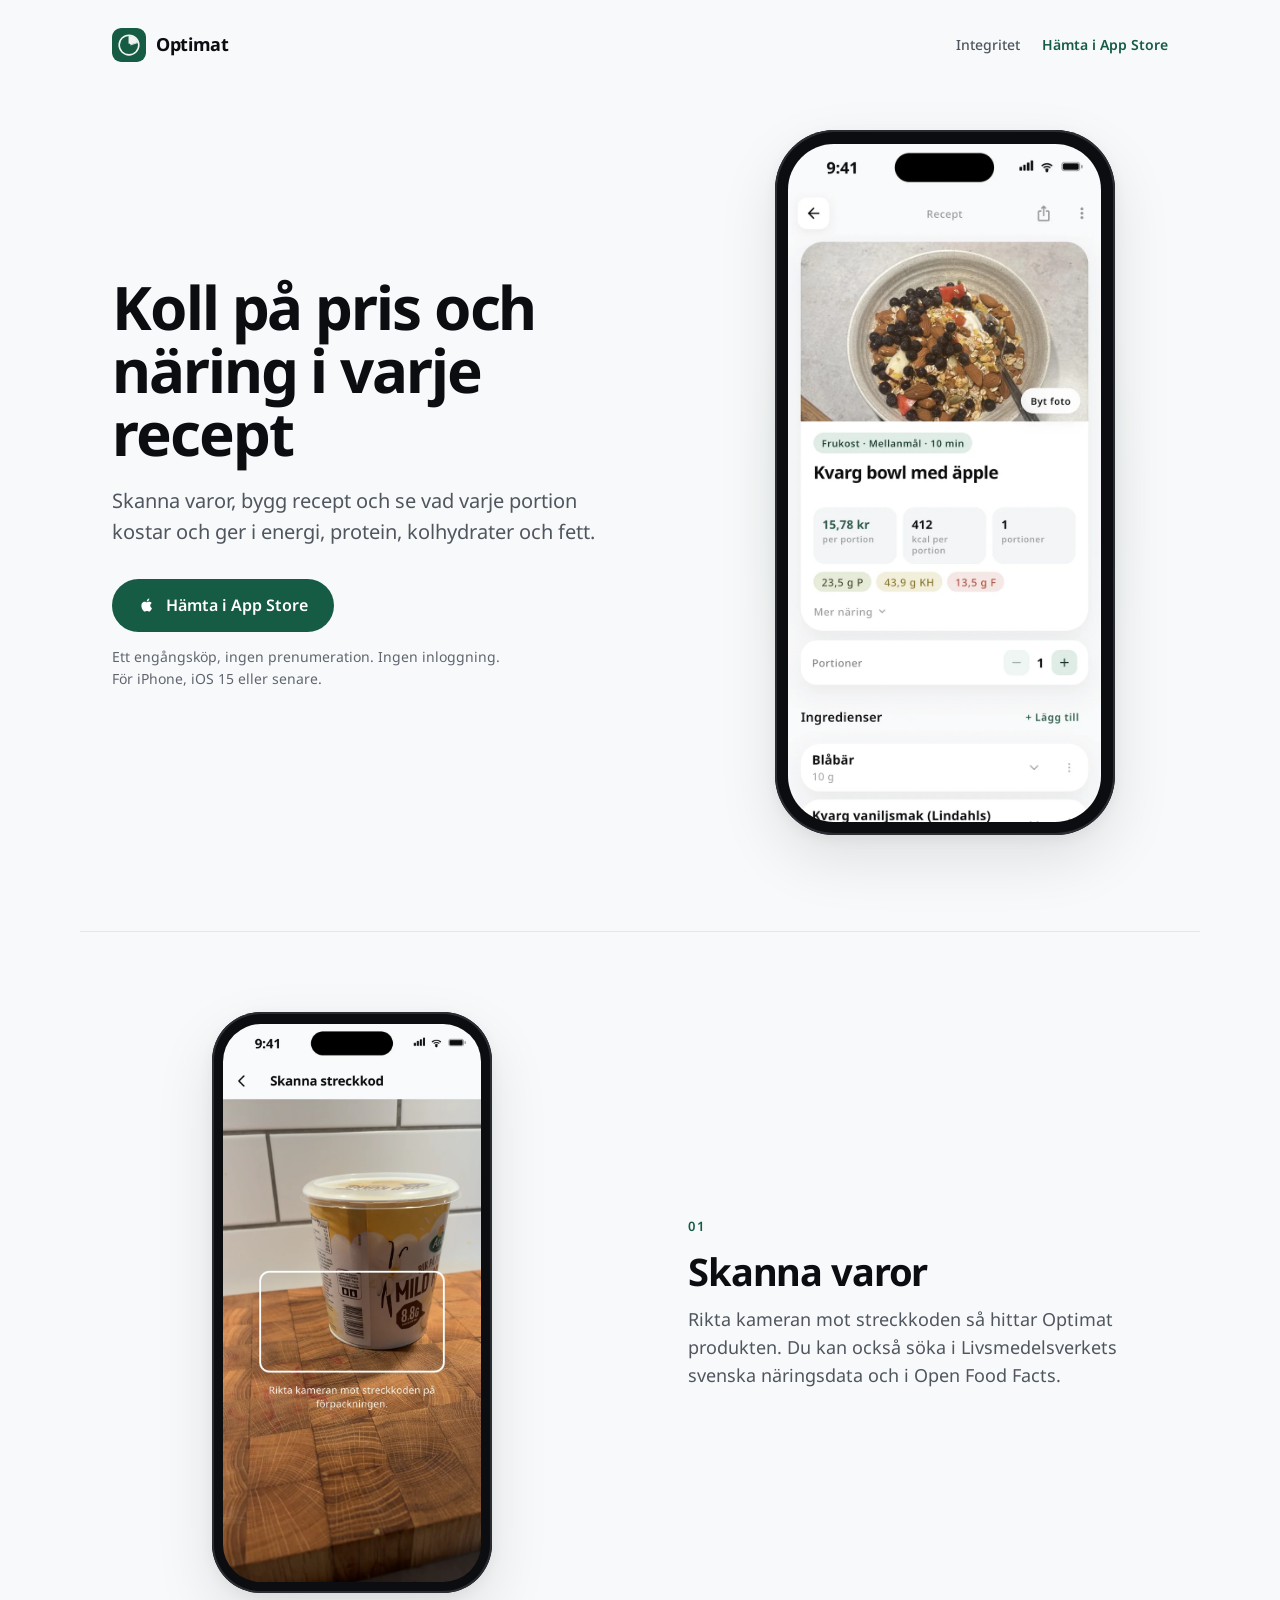
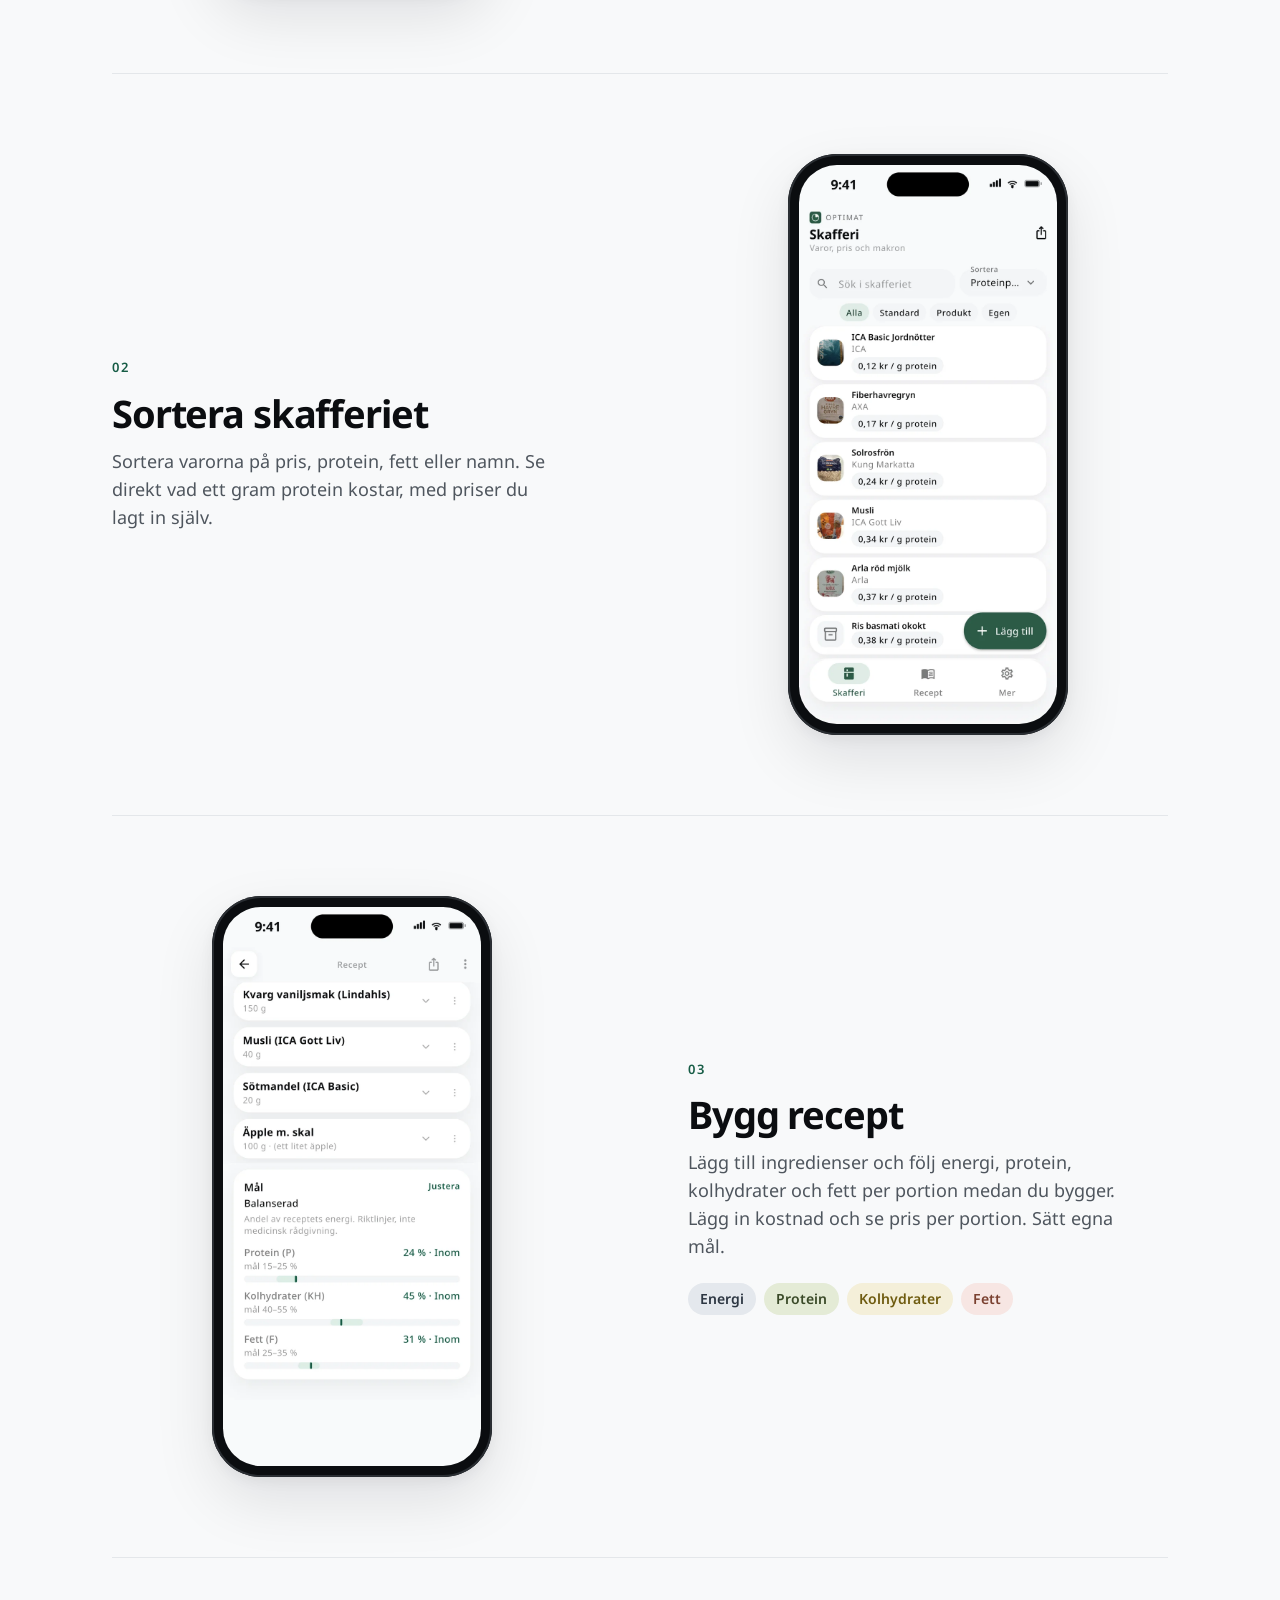
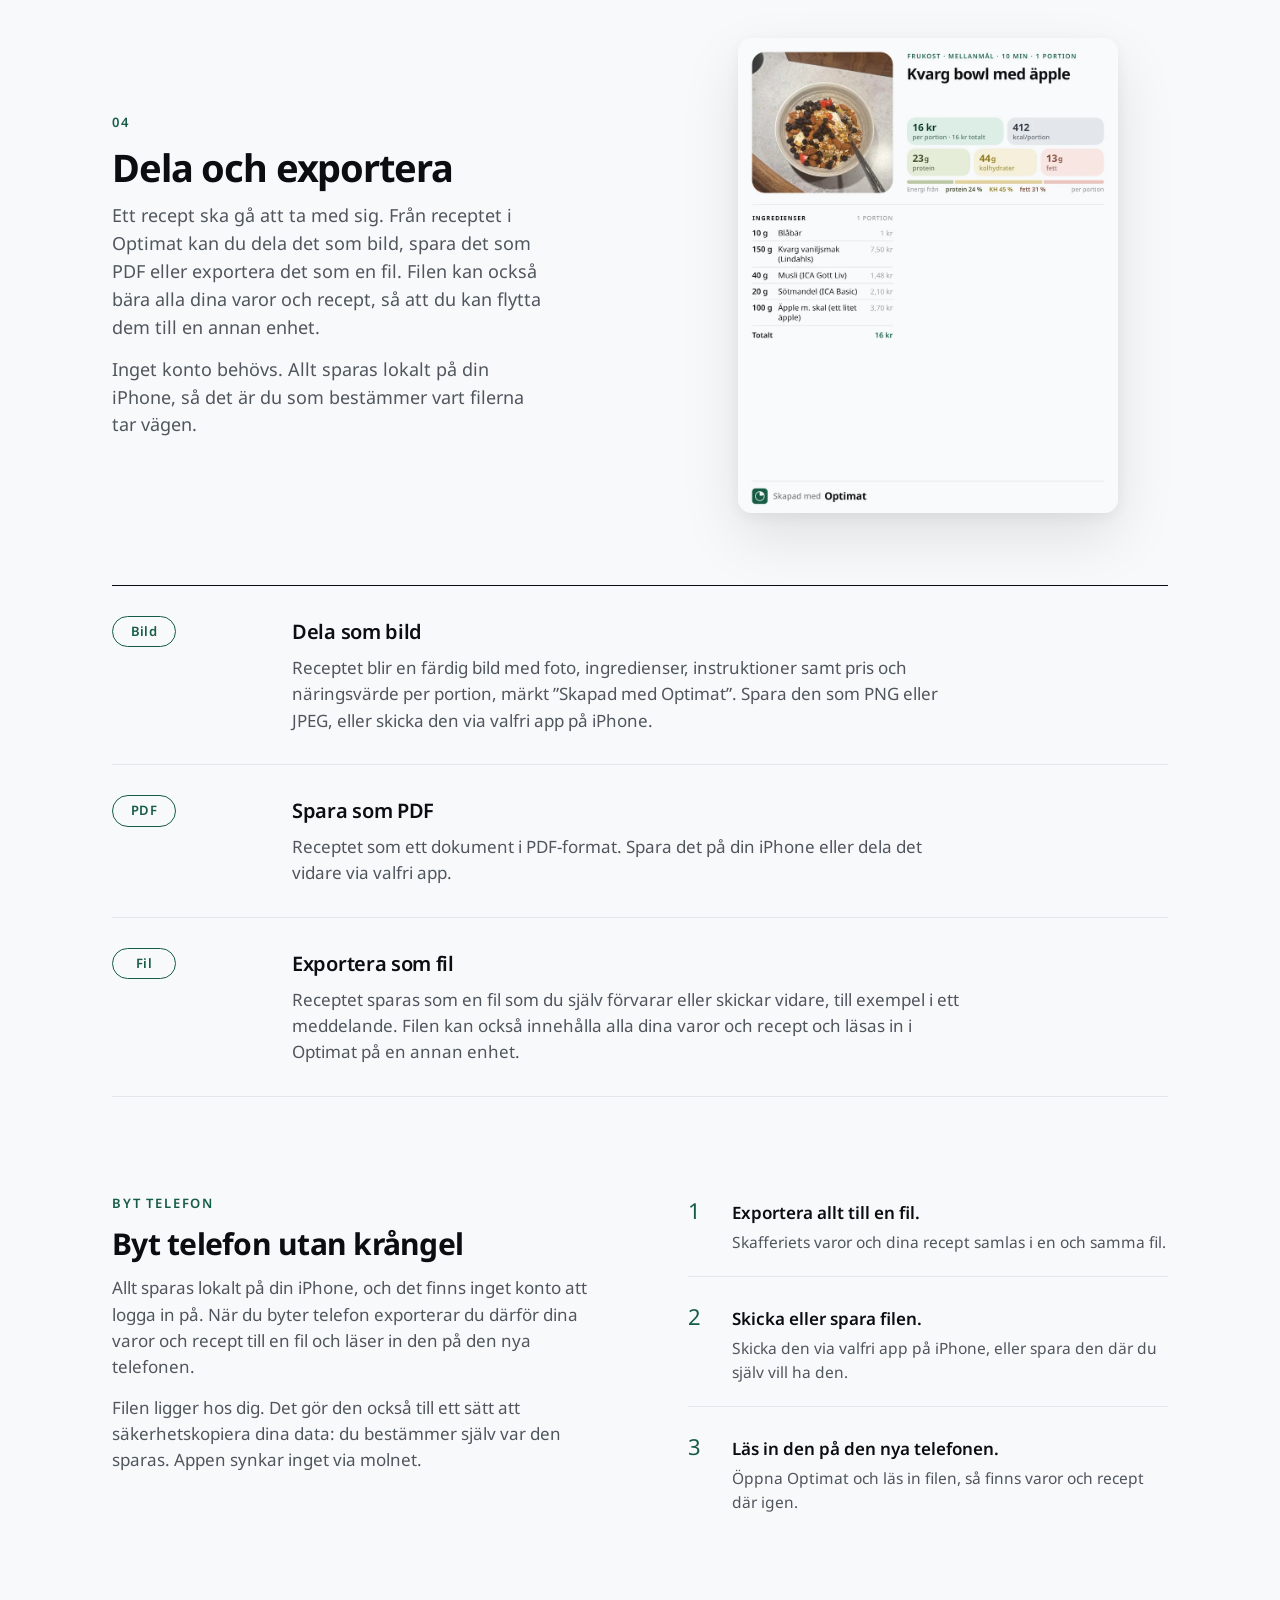
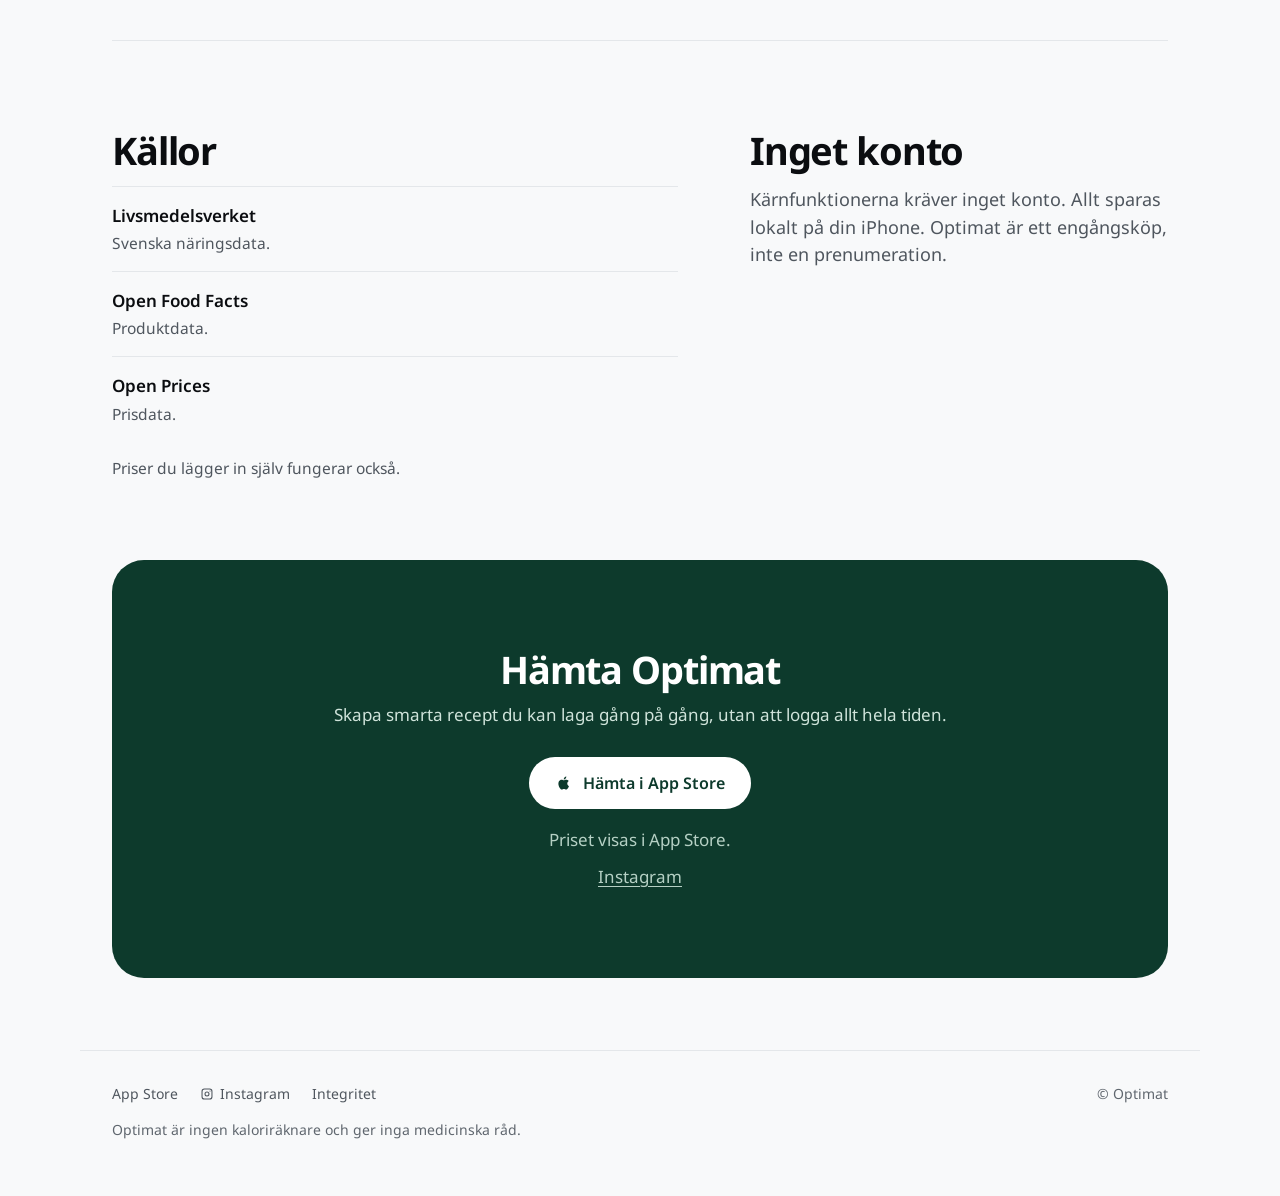
<file: index.html>
<!DOCTYPE html>
<html lang="sv">
<head>
  <meta charset="utf-8" />
  <meta name="viewport" content="width=device-width, initial-scale=1" />
  <title>Optimat — Koll på pris och näring i varje recept</title>
  <meta name="description" content="Optimat är en iPhone-app för recept, pris och näring. Dela som bild, PDF eller fil. Engångsköp, inget konto. Allt sparas på din iPhone." />
  <meta name="theme-color" content="#F8F9FA" />
  <link rel="icon" href="assets/mark.svg" type="image/svg+xml" />
  <link rel="apple-touch-icon" href="assets/apple-touch-icon.png" />
  <link rel="preload" href="assets/fonts/noto-sans-latin.woff2" as="font" type="font/woff2" crossorigin />
  <link rel="stylesheet" href="fonts.css" />
  <link rel="stylesheet" href="styles.css" />
  <link rel="canonical" href="https://oscaraandersson.github.io/optimat-app/" />
  <meta property="og:type" content="website" />
  <meta property="og:locale" content="sv_SE" />
  <meta property="og:site_name" content="Optimat" />
  <meta property="og:title" content="Optimat — Koll på pris och näring i varje recept" />
  <meta property="og:description" content="Recept, pris och näring. Dela som bild, PDF eller fil. Engångsköp, inget konto. Allt sparas på din iPhone." />
  <meta property="og:url" content="https://oscaraandersson.github.io/optimat-app/" />
  <meta property="og:image" content="https://oscaraandersson.github.io/optimat-app/assets/og.png" />
  <meta property="og:image:width" content="1200" />
  <meta property="og:image:height" content="630" />
  <meta property="og:image:alt" content="Optimats märke och texten Optimat – Koll på pris och näring i varje recept" />
  <meta name="twitter:card" content="summary_large_image" />
  <meta name="twitter:title" content="Optimat — Koll på pris och näring i varje recept" />
  <meta name="twitter:description" content="Recept, pris och näring. Dela som bild, PDF eller fil. Engångsköp, inget konto. Allt sparas på din iPhone." />
  <meta name="twitter:image" content="https://oscaraandersson.github.io/optimat-app/assets/og.png" />
  <script type="application/ld+json">{"@context":"https://schema.org","@type":"MobileApplication","name":"Optimat","operatingSystem":"iOS 15 eller senare","applicationCategory":"HealthApplication","url":"https://apps.apple.com/se/app/optimat/id6814617783","description":"Koll på pris och näring i varje recept. Dela som bild, PDF eller fil. Engångsköp, inget konto, data på telefonen."}</script>
</head><body>
  <a class="skip" href="#main">Hoppa till innehållet</a>
  <header class="site-header">
    <a class="brand" href="index.html"><img src="assets/mark.svg" width="34" height="34" alt="" />Optimat</a>
    <nav class="nav" aria-label="Huvudmeny">
      <a href="privacy.html">Integritet</a>
      <a class="nav-store" href="https://apps.apple.com/se/app/optimat/id6814617783">Hämta i App Store</a>
    </nav>
  </header>

  <main id="main">
    <section class="wrap hero" aria-labelledby="h">
      <div class="hero-text">
        <h1 id="h">Koll på pris och näring i varje recept</h1>
        <p class="lede">Skanna varor, bygg recept och se vad varje portion kostar och ger i energi, protein, kolhydrater och fett.</p>
        <div class="hero-cta">
          <a class="btn " href="https://apps.apple.com/se/app/optimat/id6814617783"><svg viewBox="0 0 24 24" aria-hidden="true"><path d="M16.37 12.6c-.02-2.2 1.8-3.26 1.88-3.31-1.03-1.5-2.62-1.7-3.19-1.73-1.35-.14-2.65.8-3.34.8-.69 0-1.75-.78-2.88-.76-1.48.02-2.85.86-3.61 2.19-1.54 2.67-.4 6.63 1.1 8.8.73 1.06 1.6 2.25 2.75 2.2 1.1-.04 1.52-.71 2.85-.71 1.33 0 1.7.71 2.87.69 1.19-.02 1.94-1.08 2.66-2.15.84-1.23 1.19-2.42 1.2-2.48-.03-.01-2.3-.88-2.33-3.54zM14.2 6.1c.6-.74 1.01-1.76.9-2.78-.87.04-1.93.58-2.55 1.31-.56.65-1.05 1.69-.92 2.69.97.07 1.97-.49 2.57-1.22z"/></svg>Hämta i App Store</a>
          <p class="small">Ett engångsköp, ingen prenumeration. Ingen inloggning.<br>För iPhone, iOS 15 eller senare.</p>
        </div>
      </div>
      <div class="hero-phone"><div class="phone lg"><picture><source srcset="assets/recipe.webp" type="image/webp"><img  src="assets/recipe.jpg" width="720" height="1561" alt="Optimat på en iPhone: ett recept, kvarg bowl med äpple, med pris per portion, kcal och näringsvärde." fetchpriority="high"></picture></div></div>
    </section>

    <div class="wrap rows">
      <section class="row flip" aria-labelledby="f1">
        <div class="text"><p class="num">01</p><h2 id="f1">Skanna varor</h2>
        <p class="body">Rikta kameran mot streckkoden så hittar Optimat produkten. Du kan också söka i Livsmedelsverkets svenska näringsdata och i Open Food Facts.</p></div>
        <div class="media"><div class="phone"><picture><source srcset="assets/scan.webp" type="image/webp"><img  src="assets/scan.jpg" width="720" height="1561" alt="Skärmen Skanna streckkod i Optimat, med kameran riktad mot en yoghurtburk." loading="lazy" decoding="async"></picture></div></div>
      </section>
      <section class="row" aria-labelledby="f2">
        <div class="text"><p class="num">02</p><h2 id="f2">Sortera skafferiet</h2>
        <p class="body">Sortera varorna på pris, protein, fett eller namn. Se direkt vad ett gram protein kostar, med priser du lagt in själv.</p></div>
        <div class="media"><div class="phone"><picture><source srcset="assets/pantry.webp" type="image/webp"><img  src="assets/pantry.jpg" width="720" height="1561" alt="Skafferiet i Optimat sorterat på protein, med pris per gram protein för varje vara." loading="lazy" decoding="async"></picture></div></div>
      </section>
      <section class="row flip" aria-labelledby="f3">
        <div class="text"><p class="num">03</p><h2 id="f3">Bygg recept</h2>
        <p class="body">Lägg till ingredienser och följ energi, protein, kolhydrater och fett per portion medan du bygger. Lägg in kostnad och se pris per portion. Sätt egna mål.</p>
        <ul class="chips" aria-label="Näringsvärden per portion"><li class="c-e">Energi</li><li class="c-p">Protein</li><li class="c-k">Kolhydrater</li><li class="c-f">Fett</li></ul></div>
        <div class="media"><div class="phone"><picture><source srcset="assets/goal.webp" type="image/webp"><img  src="assets/goal.jpg" width="720" height="1561" alt="Ett recept i Optimat med ingredienslista och egna mål för protein, kolhydrater och fett." loading="lazy" decoding="async"></picture></div></div>
      </section>
      <section class="row export-top" aria-labelledby="f4">
        <div class="text"><p class="num">04</p><h2 id="f4">Dela och exportera</h2>
        <p class="body">Ett recept ska gå att ta med sig. Från receptet i Optimat kan du dela det som bild, spara det som PDF eller exportera det som en fil. Filen kan också bära alla dina varor och recept, så att du kan flytta dem till en annan enhet.</p>
        <p class="body">Inget konto behövs. Allt sparas lokalt på din iPhone, så det är du som bestämmer vart filerna tar vägen.</p></div>
        <div class="media"><picture><source srcset="assets/share.webp" type="image/webp"><img class="share-img" src="assets/share.jpg" width="900" height="1125" alt="Delat recept från Optimat: Kvarg bowl med äpple, frukost och mellanmål, 10 minuter, 1 portion. Foto av skålen, 16 kr per portion, 412 kcal, 23 g protein, 44 g kolhydrater och 13 g fett, med ingredienslista och 'Skapad med Optimat' i foten." loading="lazy" decoding="async"></picture></div>
      </section>
      <section class="bformats" aria-label="Tre sätt att exportera">
        <ul class="bfmt-list">
          <li><span class="pill">Bild</span><div><h3>Dela som bild</h3><p>Receptet blir en färdig bild med foto, ingredienser, instruktioner samt pris och näringsvärde per portion, märkt ”Skapad med Optimat”. Spara den som PNG eller JPEG, eller skicka den via valfri app på iPhone.</p></div></li>
          <li><span class="pill">PDF</span><div><h3>Spara som PDF</h3><p>Receptet som ett dokument i PDF-format. Spara det på din iPhone eller dela det vidare via valfri app.</p></div></li>
          <li><span class="pill">Fil</span><div><h3>Exportera som fil</h3><p>Receptet sparas som en fil som du själv förvarar eller skickar vidare, till exempel i ett meddelande. Filen kan också innehålla alla dina varor och recept och läsas in i Optimat på en annan enhet.</p></div></li>
        </ul>
      </section>
      <section class="bswitch" aria-labelledby="f5">
        <div class="switch-text"><p class="num">Byt telefon</p><h3 id="f5" class="h3-big">Byt telefon utan krångel</h3>
        <p class="body">Allt sparas lokalt på din iPhone, och det finns inget konto att logga in på. När du byter telefon exporterar du därför dina varor och recept till en fil och läser in den på den nya telefonen.</p>
        <p class="body">Filen ligger hos dig. Det gör den också till ett sätt att säkerhetskopiera dina data: du bestämmer själv var den sparas. Appen synkar inget via molnet.</p></div>
        <ol class="vsteps">
          <li><span class="step-n">1</span><div><h4>Exportera allt till en fil.</h4><p>Skafferiets varor och dina recept samlas i en och samma fil.</p></div></li>
          <li><span class="step-n">2</span><div><h4>Skicka eller spara filen.</h4><p>Skicka den via valfri app på iPhone, eller spara den där du själv vill ha den.</p></div></li>
          <li><span class="step-n">3</span><div><h4>Läs in den på den nya telefonen.</h4><p>Öppna Optimat och läs in filen, så finns varor och recept där igen.</p></div></li>
        </ol>
      </section>
    </div>

    <section class="wrap strip" aria-labelledby="kallor">
      <div class="quiet">
        <div>
          <h2 id="kallor">Källor</h2>
          <ul class="sources">
            <li><a href="https://www.livsmedelsverket.se">Livsmedelsverket</a><p>Svenska näringsdata.</p></li>
            <li><a href="https://world.openfoodfacts.org">Open Food Facts</a><p>Produktdata.</p></li>
            <li><a href="https://prices.openfoodfacts.org">Open Prices</a><p>Prisdata.</p></li>
          </ul>
          <p class="note">Priser du lägger in själv fungerar också.</p>
        </div>
        <div>
          <h2 id="konto">Inget konto</h2>
          <p class="body">Kärnfunktionerna kräver inget konto. Allt sparas lokalt på din iPhone. Optimat är ett engångsköp, inte en prenumeration.</p>
        </div>
      </div>
    </section>

    <div class="wrap">
      <section class="final" aria-labelledby="cta">
        <h2 id="cta">Hämta Optimat</h2>
        <p>Skapa smarta recept du kan laga gång på gång, utan att logga allt hela tiden.</p>
        <a class="btn on-dark" href="https://apps.apple.com/se/app/optimat/id6814617783"><svg viewBox="0 0 24 24" aria-hidden="true"><path d="M16.37 12.6c-.02-2.2 1.8-3.26 1.88-3.31-1.03-1.5-2.62-1.7-3.19-1.73-1.35-.14-2.65.8-3.34.8-.69 0-1.75-.78-2.88-.76-1.48.02-2.85.86-3.61 2.19-1.54 2.67-.4 6.63 1.1 8.8.73 1.06 1.6 2.25 2.75 2.2 1.1-.04 1.52-.71 2.85-.71 1.33 0 1.7.71 2.87.69 1.19-.02 1.94-1.08 2.66-2.15.84-1.23 1.19-2.42 1.2-2.48-.03-.01-2.3-.88-2.33-3.54zM14.2 6.1c.6-.74 1.01-1.76.9-2.78-.87.04-1.93.58-2.55 1.31-.56.65-1.05 1.69-.92 2.69.97.07 1.97-.49 2.57-1.22z"/></svg>Hämta i App Store</a>
        <p class="small">Priset visas i App Store.</p>
        <p class="small"><a href="https://www.instagram.com/optimat.app" rel="noopener">Instagram</a></p>
      </section>
    </div>
  </main>
  <footer class="site-footer">
    <nav aria-label="Sidfot">
      <a href="https://apps.apple.com/se/app/optimat/id6814617783">App Store</a>
      <a class="ig-link" href="https://www.instagram.com/optimat.app" rel="noopener"><svg class="ig" viewBox="0 0 24 24" width="14" height="14" aria-hidden="true" focusable="false"><rect x="3.5" y="3.5" width="17" height="17" rx="4" fill="none" stroke="currentColor" stroke-width="1.8"/><circle cx="12" cy="12" r="3.4" fill="none" stroke="currentColor" stroke-width="1.8"/><circle cx="17.2" cy="6.8" r="1" fill="currentColor"/></svg>Instagram</a>
      <a href="privacy.html">Integritet</a>
    </nav>
    <span>© Optimat</span>
    <p>Optimat är ingen kaloriräknare och ger inga medicinska råd.</p>
  </footer>
</body>
</html>
</file>
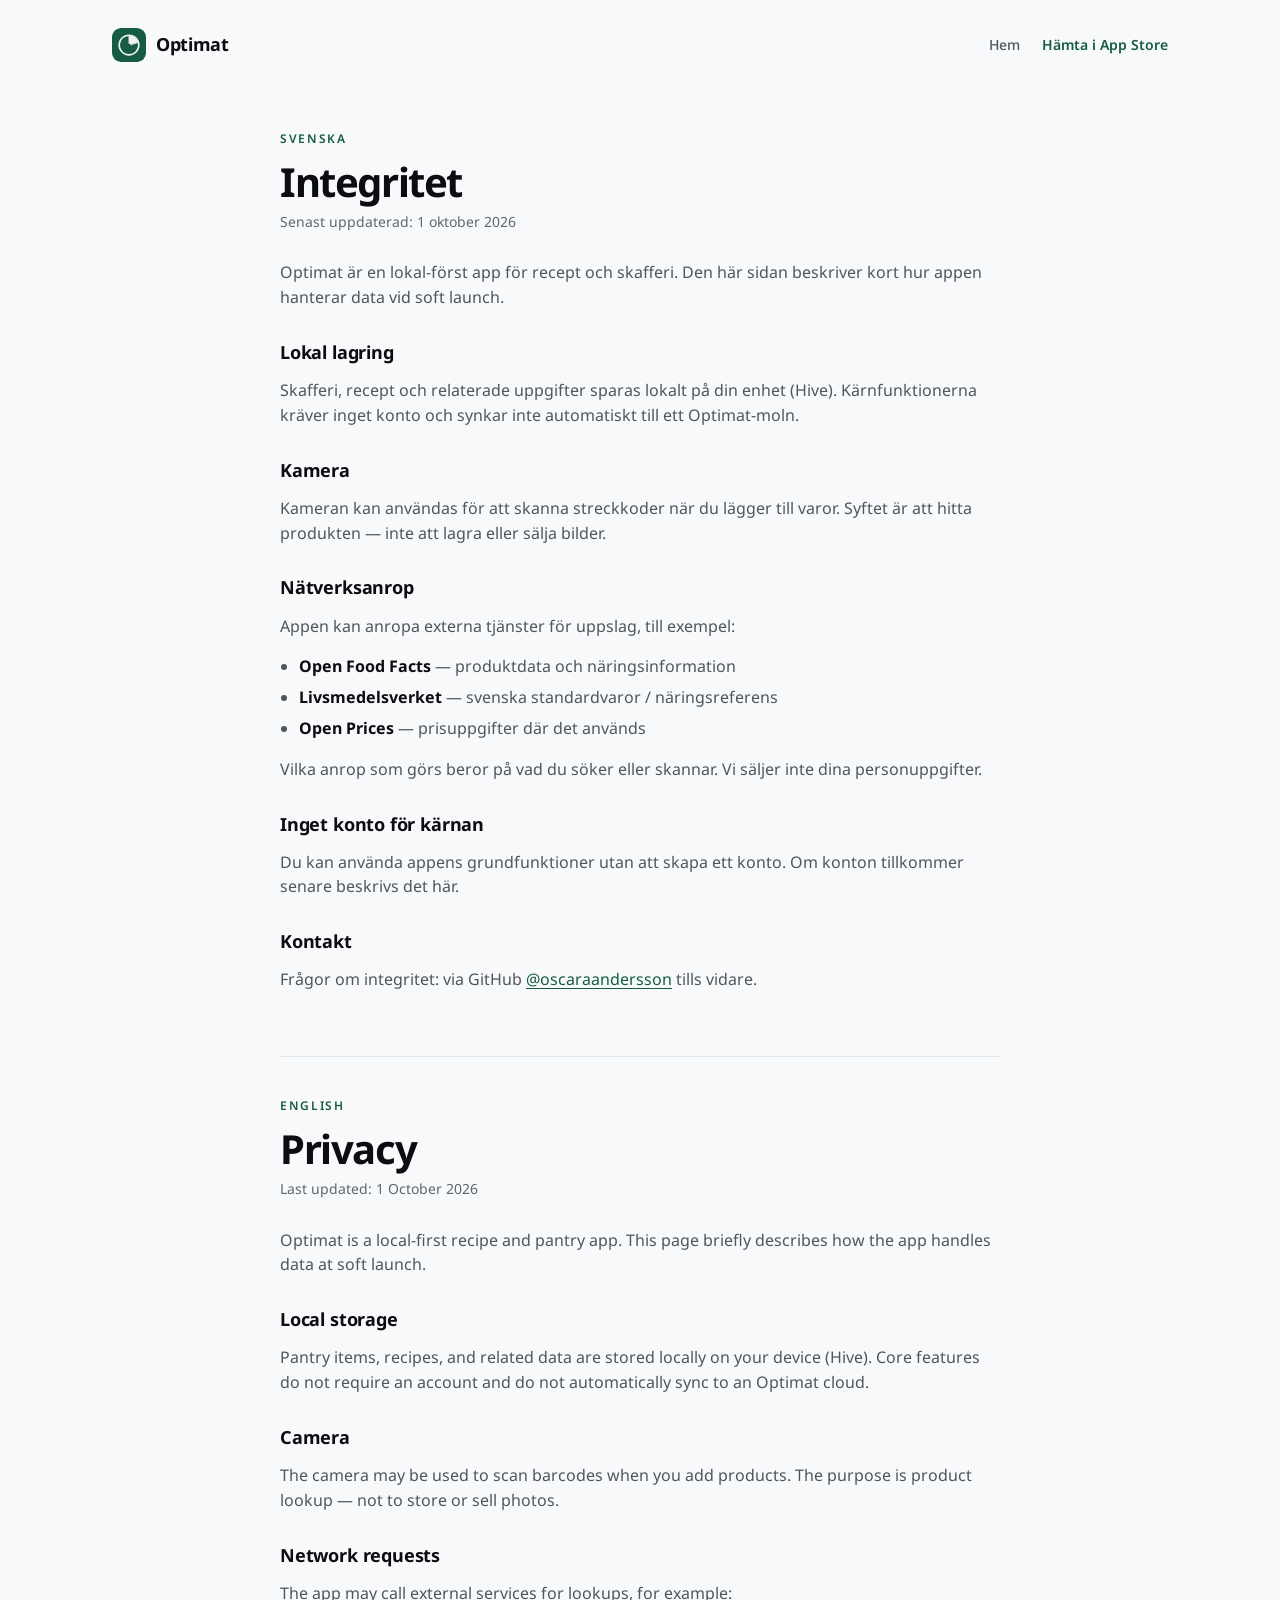
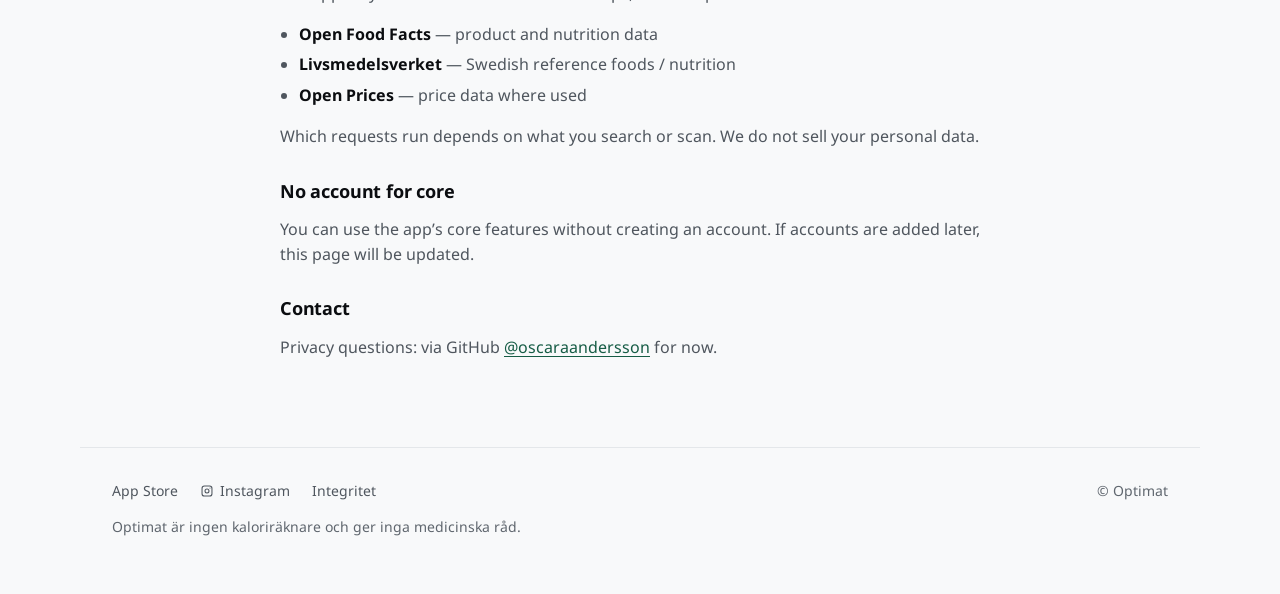
<file: privacy.html>
<!DOCTYPE html>
<html lang="sv">
<head>
  <meta charset="utf-8" />
  <meta name="viewport" content="width=device-width, initial-scale=1" />
  <title>Integritet · Privacy — Optimat</title>
  <meta name="description" content="Integritetspolicy för Optimat: lokal lagring, inget konto för kärnan, och vilka nätverksanrop appen gör." />
  <meta name="theme-color" content="#F8F9FA" />
  <link rel="icon" href="assets/mark.svg" type="image/svg+xml" />
  <link rel="apple-touch-icon" href="assets/apple-touch-icon.png" />
  <link rel="preload" href="assets/fonts/noto-sans-latin.woff2" as="font" type="font/woff2" crossorigin />
  <link rel="stylesheet" href="fonts.css" />
  <link rel="stylesheet" href="styles.css" />
</head><body>
  <a class="skip" href="#main">Hoppa till innehållet</a>
  <header class="site-header">
    <a class="brand" href="index.html"><img src="assets/mark.svg" width="34" height="34" alt="" />Optimat</a>
    <nav class="nav" aria-label="Huvudmeny">
      <a href="index.html">Hem</a>
      <a class="nav-store" href="https://apps.apple.com/se/app/optimat/id6814617783">Hämta i App Store</a>
    </nav>
  </header>

  <main id="main" class="wrap page">
    <!-- CONTACT_EMAIL: ask Oscar -->
    <article class="prose">
      <span class="lang-label">Svenska</span>
      <h1>Integritet</h1>
      <p class="updated">Senast uppdaterad: 1 oktober 2026</p>

      <p>
        Optimat är en lokal-först app för recept och skafferi. Den här sidan beskriver kort hur appen
        hanterar data vid soft launch.
      </p>

      <h2>Lokal lagring</h2>
      <p>
        Skafferi, recept och relaterade uppgifter sparas lokalt på din enhet (Hive).
        Kärnfunktionerna kräver inget konto och synkar inte automatiskt till ett Optimat-moln.
      </p>

      <h2>Kamera</h2>
      <p>
        Kameran kan användas för att skanna streckkoder när du lägger till varor.
        Syftet är att hitta produkten — inte att lagra eller sälja bilder.
      </p>

      <h2>Nätverksanrop</h2>
      <p>Appen kan anropa externa tjänster för uppslag, till exempel:</p>
      <ul>
        <li><strong>Open Food Facts</strong> — produktdata och näringsinformation</li>
        <li><strong>Livsmedelsverket</strong> — svenska standardvaror / näringsreferens</li>
        <li><strong>Open Prices</strong> — prisuppgifter där det används</li>
      </ul>
      <p>
        Vilka anrop som görs beror på vad du söker eller skannar. Vi säljer inte dina personuppgifter.
      </p>

      <h2>Inget konto för kärnan</h2>
      <p>
        Du kan använda appens grundfunktioner utan att skapa ett konto.
        Om konton tillkommer senare beskrivs det här.
      </p>

      <h2>Kontakt</h2>
      <p>
        Frågor om integritet: via GitHub
        <a href="https://github.com/oscaraandersson">@oscaraandersson</a>
        tills vidare.
      </p>
    </article>

    <article class="prose" lang="en">
      <span class="lang-label">English</span>
      <h1>Privacy</h1>
      <p class="updated">Last updated: 1 October 2026</p>

      <p>
        Optimat is a local-first recipe and pantry app. This page briefly describes how the app
        handles data at soft launch.
      </p>

      <h2>Local storage</h2>
      <p>
        Pantry items, recipes, and related data are stored locally on your device (Hive).
        Core features do not require an account and do not automatically sync to an Optimat cloud.
      </p>

      <h2>Camera</h2>
      <p>
        The camera may be used to scan barcodes when you add products.
        The purpose is product lookup — not to store or sell photos.
      </p>

      <h2>Network requests</h2>
      <p>The app may call external services for lookups, for example:</p>
      <ul>
        <li><strong>Open Food Facts</strong> — product and nutrition data</li>
        <li><strong>Livsmedelsverket</strong> — Swedish reference foods / nutrition</li>
        <li><strong>Open Prices</strong> — price data where used</li>
      </ul>
      <p>
        Which requests run depends on what you search or scan. We do not sell your personal data.
      </p>

      <h2>No account for core</h2>
      <p>
        You can use the app’s core features without creating an account.
        If accounts are added later, this page will be updated.
      </p>

      <h2>Contact</h2>
      <p>
        Privacy questions: via GitHub
        <a href="https://github.com/oscaraandersson">@oscaraandersson</a>
        for now.
      </p>
    </article>
  </main>
  <footer class="site-footer">
    <nav aria-label="Sidfot">
      <a href="https://apps.apple.com/se/app/optimat/id6814617783">App Store</a>
      <a class="ig-link" href="https://www.instagram.com/optimat.app" rel="noopener"><svg class="ig" viewBox="0 0 24 24" width="14" height="14" aria-hidden="true" focusable="false"><rect x="3.5" y="3.5" width="17" height="17" rx="4" fill="none" stroke="currentColor" stroke-width="1.8"/><circle cx="12" cy="12" r="3.4" fill="none" stroke="currentColor" stroke-width="1.8"/><circle cx="17.2" cy="6.8" r="1" fill="currentColor"/></svg>Instagram</a>
      <a href="privacy.html">Integritet</a>
    </nav>
    <span>© Optimat</span>
    <p>Optimat är ingen kaloriräknare och ger inga medicinska råd.</p>
  </footer>
</body>
</html>
</file>
<file: fonts.css>
@font-face{font-family:"Noto Sans";font-style:normal;font-weight:400 700;font-display:swap;src:url(assets/fonts/noto-sans-latin-ext.woff2) format("woff2");unicode-range:U+0100-02BA, U+02BD-02C5, U+02C7-02CC, U+02CE-02D7, U+02DD-02FF, U+0304, U+0308, U+0329, U+1D00-1DBF, U+1E00-1E9F, U+1EF2-1EFF, U+2020, U+20A0-20AB, U+20AD-20C4, U+2113, U+2C60-2C7F, U+A720-A7FF}
@font-face{font-family:"Noto Sans";font-style:normal;font-weight:400 700;font-display:swap;src:url(assets/fonts/noto-sans-latin.woff2) format("woff2");unicode-range:U+0000-00FF, U+0131, U+0152-0153, U+02BB-02BC, U+02C6, U+02DA, U+02DC, U+0304, U+0308, U+0329, U+2000-206F, U+20AC, U+2122, U+2191, U+2193, U+2212, U+2215, U+FEFF, U+FFFD}
</file>
<file: styles.css>
:root{
  --canvas:#F8F9FA;--surface:#FFF;--muted:#F3F4F6;--ink:#0B0D10;
  --sage:#165C45;--sage-soft:#DCEEE6;--sage-dark:#0D3A2C;--line:#E4E7EA;
  --label:#4F565E;--meta:#5F666E;
  --shadow:0 24px 60px rgba(11,13,16,.10),0 4px 14px rgba(11,13,16,.05);
  --wrap:1120px;
}
*{box-sizing:border-box}
html{scroll-behavior:smooth}
body{margin:0;font-family:"Noto Sans",system-ui,-apple-system,"Segoe UI",sans-serif;background:var(--canvas);color:var(--ink);line-height:1.55;font-size:16px;-webkit-font-smoothing:antialiased;overflow-x:hidden}
img{max-width:100%;height:auto;display:block}
picture{display:contents}
a{color:var(--sage);text-decoration-thickness:1px;text-underline-offset:3px}
a:hover{color:var(--sage-dark)}
:focus-visible{outline:3px solid var(--sage);outline-offset:3px;border-radius:6px}
.skip{position:absolute;left:-999px;top:8px;background:var(--ink);color:#fff;padding:8px 14px;border-radius:999px;z-index:10}
.skip:focus{left:12px;color:#fff}
.wrap{max-width:var(--wrap);margin:0 auto;padding-inline:24px}

/* header */
.site-header{max-width:var(--wrap);margin:0 auto;padding:20px 24px;display:flex;align-items:center;justify-content:space-between;gap:16px}
.brand{display:inline-flex;align-items:center;gap:10px;color:var(--ink);text-decoration:none;font-weight:700;font-size:18px;letter-spacing:-.02em}
.brand:hover{color:var(--ink)}
.brand img{width:34px;height:34px;border-radius:9px}
.nav{display:flex;align-items:center;gap:22px;font-size:14px;font-weight:500}
.nav a{color:var(--label);text-decoration:none}
.nav a:hover{color:var(--sage)}
.nav .nav-store{color:var(--sage);font-weight:600}

/* button */
.btn{display:inline-flex;align-items:center;gap:10px;padding:14px 26px;border-radius:999px;background:var(--sage);color:#fff;font-weight:600;font-size:16px;text-decoration:none;transition:background .15s,transform .15s}
.btn:hover{background:var(--sage-dark);color:#fff}
.btn:active{transform:scale(.98)}
.btn svg{width:18px;height:18px;fill:currentColor}
.btn.on-dark{background:#fff;color:var(--sage-dark)}
.btn.on-dark:hover{background:var(--sage-soft);color:var(--sage-dark)}
.small{font-size:14px;color:var(--meta);margin:0}

/* hero */
.hero{display:grid;gap:48px;align-items:center;padding-block:24px 72px;position:relative}
.hero-text{max-width:520px}
h1{margin:0 0 20px;font-size:clamp(38px,7.5vw,60px);font-weight:700;letter-spacing:-.035em;line-height:1.05}
.lede{margin:0 0 32px;font-size:clamp(17px,2.2vw,20px);color:var(--label);max-width:34em}
.hero-cta{display:flex;flex-direction:column;align-items:flex-start;gap:14px}
.hero-phone{display:flex;justify-content:center;position:relative}
.hero-phone::before{content:"";position:absolute;inset:6% 4% 0;background:radial-gradient(closest-side,var(--sage-soft),rgba(220,238,230,0));opacity:.9;z-index:0}

/* phone */
.phone{--w:290px;position:relative;z-index:1;width:var(--w);padding:calc(var(--w)*.04);border-radius:calc(var(--w)*.175);background:var(--ink);box-shadow:var(--shadow),inset 0 0 0 2px #2a2e33;flex:none}
.phone img{width:100%;aspect-ratio:1179/2556;object-fit:cover;border-radius:calc(var(--w)*.135);background:var(--canvas)}
.phone.lg{--w:310px}
.row .phone{--w:280px}

/* rows */
.rows{border-top:1px solid var(--line)}
.row{display:grid;gap:36px;align-items:center;padding:64px 0;border-bottom:1px solid var(--line);justify-items:start}
.row .media{display:flex;justify-content:center;width:100%}
.num{font-size:13px;font-weight:600;letter-spacing:.14em;text-transform:uppercase;color:var(--sage);margin:0 0 14px}
h2{margin:0 0 14px;font-size:clamp(28px,4.4vw,38px);letter-spacing:-.03em;line-height:1.12;font-weight:700}
.row p.body{margin:0;font-size:18px;color:var(--label);max-width:30em}
.chips{display:flex;flex-wrap:wrap;gap:8px;margin:22px 0 0;padding:0;list-style:none}
.chips li{padding:5px 12px;border-radius:999px;font-size:14px;font-weight:600}
.c-e{background:#E4E8ED;color:#2C3642}.c-p{background:#E4EBD6;color:#3A4A28}
.c-k{background:#F4EFD9;color:#6E5B0F}.c-f{background:#F7E6E3;color:#7A4030}
.share-img{width:min(100%,380px);border-radius:14px;box-shadow:var(--shadow)}

/* sources + account */
.strip{padding-block:88px 80px}
.quiet{display:grid;gap:56px}
.sources{list-style:none;margin:8px 0 0;padding:0}
.sources li{padding:16px 0;border-top:1px solid var(--line);display:grid;gap:2px}
.sources a{color:var(--ink);font-weight:600;font-size:17px;text-decoration:none}
.sources a:hover{color:var(--sage)}
.sources p,.note{margin:0;font-size:15.5px;color:var(--label)}
.note{margin-top:14px}
.quiet .body{margin:0;max-width:28em;font-size:18px;color:var(--label)}

/* final CTA — the one container */
.final{background:var(--sage-dark);color:#fff;border-radius:32px;padding:64px 28px;text-align:center;margin-bottom:72px}
.final h2{margin:0 0 12px;color:#fff}
.final p{margin:0 0 28px;color:#CFE3DA;font-size:17px}
.final .small{margin:18px 0 0;color:#B5D0C4}
.final .small+.small{margin-top:10px}
.final .small a{color:inherit}
.final .small a:hover{color:#fff}

/* footer */
.site-footer{border-top:1px solid var(--line);max-width:var(--wrap);margin:0 auto;padding:28px 24px 48px;display:grid;gap:14px;font-size:14px;color:var(--meta)}
.site-footer nav{display:flex;flex-wrap:wrap;gap:8px 22px}
.site-footer a{color:var(--label);text-decoration:none}.site-footer a:hover{text-decoration:underline}
.site-footer a:hover{color:var(--sage)}
.ig-link{display:inline-flex;align-items:center;gap:6px}
.ig{display:block;flex:none}
.site-footer p{margin:0;max-width:44em}

/* privacy / prose (cardless) */
.prose{max-width:720px;margin:0 auto;padding:40px 0 48px;border-bottom:1px solid var(--line)}
.prose:last-of-type{border-bottom:0}
.prose h1{font-size:clamp(30px,5vw,40px);margin-bottom:8px}
.lang-label{display:block;margin-bottom:12px;font-size:12px;font-weight:600;letter-spacing:.14em;text-transform:uppercase;color:var(--sage)}
.prose .updated{margin:0 0 28px;font-size:14px;color:var(--meta)}
.prose h2{margin:32px 0 8px;font-size:18px;letter-spacing:-.01em}
.prose p,.prose li{font-size:16px;color:var(--label)}
.prose ul{margin:0 0 1em;padding-left:1.2em}.prose li{margin-bottom:6px}
.prose strong{color:var(--ink)}
.page{padding-bottom:24px}

@media(min-width:900px){
  .site-header{padding:28px 32px}.wrap{padding-inline:32px}.site-footer{padding:32px 32px 56px}
  .hero{grid-template-columns:1.1fr .9fr;padding-block:40px 96px;gap:64px}
  .phone.lg{--w:340px}
  .row{grid-template-columns:1fr 1fr;gap:96px;padding:80px 0;justify-items:start}
  .row.flip .media{order:-1}
  .row .media{justify-content:center}
  .row .text{max-width:440px}
  .quiet{grid-template-columns:1.15fr .85fr;column-gap:72px;align-items:start}
  .final{padding:88px 40px}
  .site-footer{grid-template-columns:1fr auto;align-items:start}
  .site-footer p{grid-column:1/-1}
}
@media(max-width:899px){.row .media{order:2}.row .text{order:1}.phone,.row .phone{--w:270px}.phone.lg{--w:290px}}
@media(prefers-reduced-motion:reduce){html{scroll-behavior:auto}*{transition:none!important}}
.nav a{white-space:nowrap}
@media(max-width:520px){.nav a:not(.nav-store){display:none}.hero{padding-top:8px}}

/* Export section (variant B) */
.export-top{border-bottom:0;padding-bottom:56px}
.h3-big{margin:0 0 14px;font-size:clamp(24px,3.4vw,30px);letter-spacing:-.025em;line-height:1.15;font-weight:700}
.row .text .body+.body{margin-top:14px}
.bswitch .body{margin:0;font-size:17px;color:var(--label);max-width:34em}
.bswitch .body+.body{margin-top:14px}
.bfmt-list,.vsteps{list-style:none;margin:0;padding:0}
.step-n{font-size:13px;font-weight:600;color:var(--sage);font-variant-numeric:tabular-nums}
.vsteps h4{margin:0 0 6px;font-size:17px;font-weight:600;line-height:1.3}
.vsteps p{margin:0;font-size:15.5px;color:var(--label)}
.pill{display:inline-block;padding:5px 15px;border:1px solid var(--sage);border-radius:999px;font-size:13px;font-weight:600;color:var(--sage);letter-spacing:.02em;line-height:1.5}
.bfmt-list li{display:grid;gap:14px;padding:30px 0;border-top:1px solid var(--line)}
.bfmt-list li:first-child{border-top-color:var(--ink)}
.bfmt-list li:last-child{border-bottom:1px solid var(--line)}
.bfmt-list h3{margin:0 0 8px;font-size:20px;letter-spacing:-.015em;font-weight:600}
.bfmt-list p{margin:0;font-size:16px;color:var(--label);max-width:40em}
.bfmt-list .pill{justify-self:start;align-self:start;min-width:64px;text-align:center}
.switch-text{margin-bottom:48px}
.bswitch{padding:72px 0 88px;border-bottom:1px solid var(--line);display:grid;gap:40px}
.vsteps{display:grid;gap:0}
.vsteps li{display:grid;grid-template-columns:44px 1fr;padding:22px 0;border-top:1px solid var(--line);align-items:baseline}
.vsteps li:first-child{border-top:0;padding-top:0}
.vsteps .step-n{font-size:22px;font-weight:300;letter-spacing:-.02em;color:var(--sage)}
@media(min-width:900px){
  .export-top{padding-bottom:72px}
  .switch-text{margin:0}
  .bfmt-list li{grid-template-columns:140px 1fr;gap:40px;align-items:baseline}
  .bfmt-list p{font-size:17px}
  .bswitch{grid-template-columns:1fr 1fr;gap:96px;padding:96px 0 104px;align-items:start}
}
</file>
